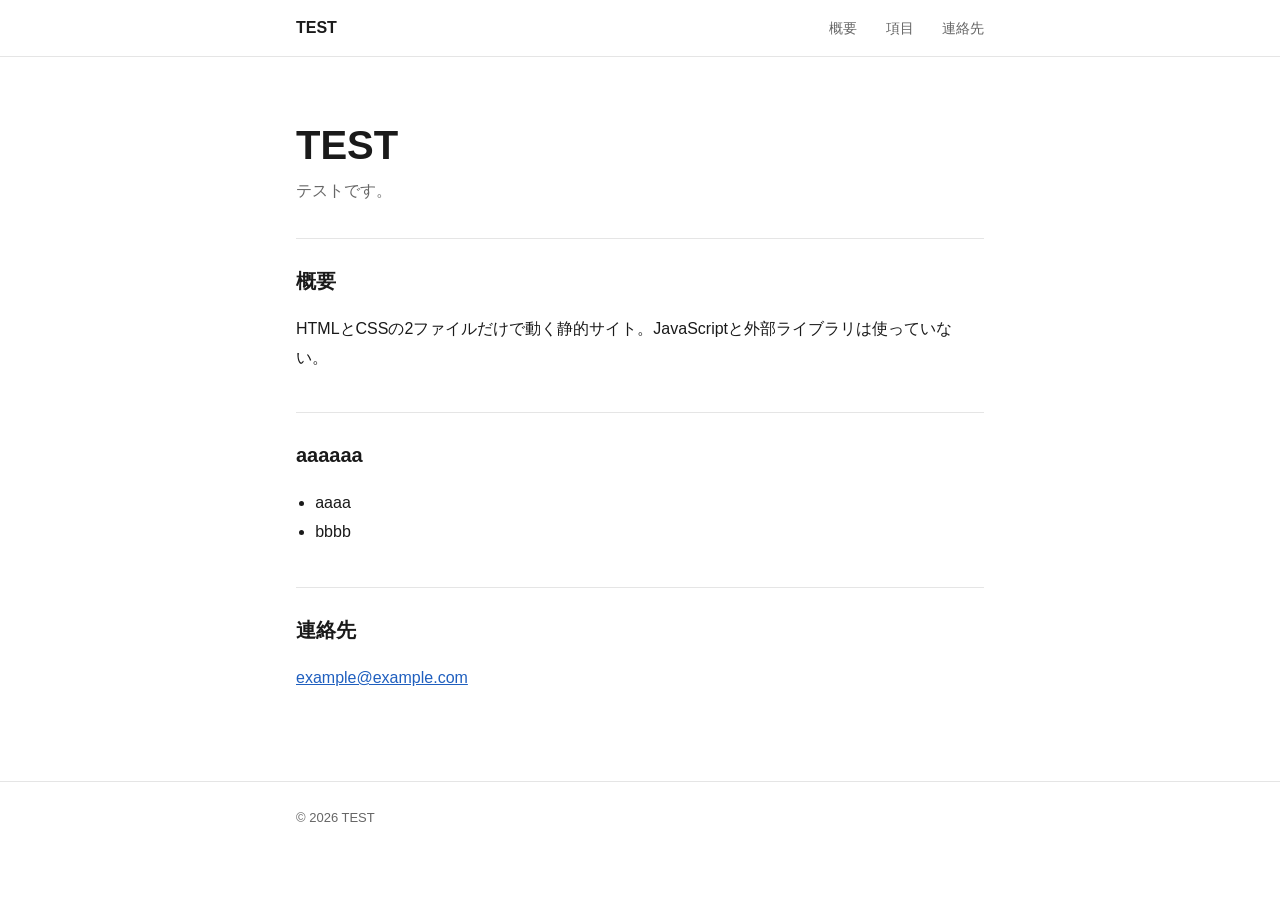
<file: index.html>
<!doctype html>
<html lang="ja">
<head>
  <meta charset="utf-8">
  <meta name="viewport" content="width=device-width, initial-scale=1">
  <title>TEST</title>
  <meta name="description" content="テスト用の軽量サイト">
  <link rel="stylesheet" href="style.css">
</head>
<body>
  <header class="site-header">
    <div class="wrap">
      <a class="logo" href="./">TEST</a>
      <nav>
        <a href="#about">概要</a>
        <a href="#items">項目</a>
        <a href="#contact">連絡先</a>
      </nav>
    </div>
  </header>

  <main class="wrap">
    <section class="hero">
      <h1>TEST</h1>
      <p>テストです。</p>
    </section>

    <section id="about">
      <h2>概要</h2>
      <p>HTMLとCSSの2ファイルだけで動く静的サイト。JavaScriptと外部ライブラリは使っていない。</p>
    </section>

    <section id="items">
      <h2>aaaaaa</h2>
      <ul>
        <li>aaaa</li>
        <li>bbbb</li>
      </ul>
    </section>

    <section id="contact">
      <h2>連絡先</h2>
      <p><a href="mailto:example@example.com">example@example.com</a></p>
    </section>
  </main>

  <footer class="site-footer">
    <div class="wrap">© 2026 TEST</div>
  </footer>
</body>
</html>
</file>
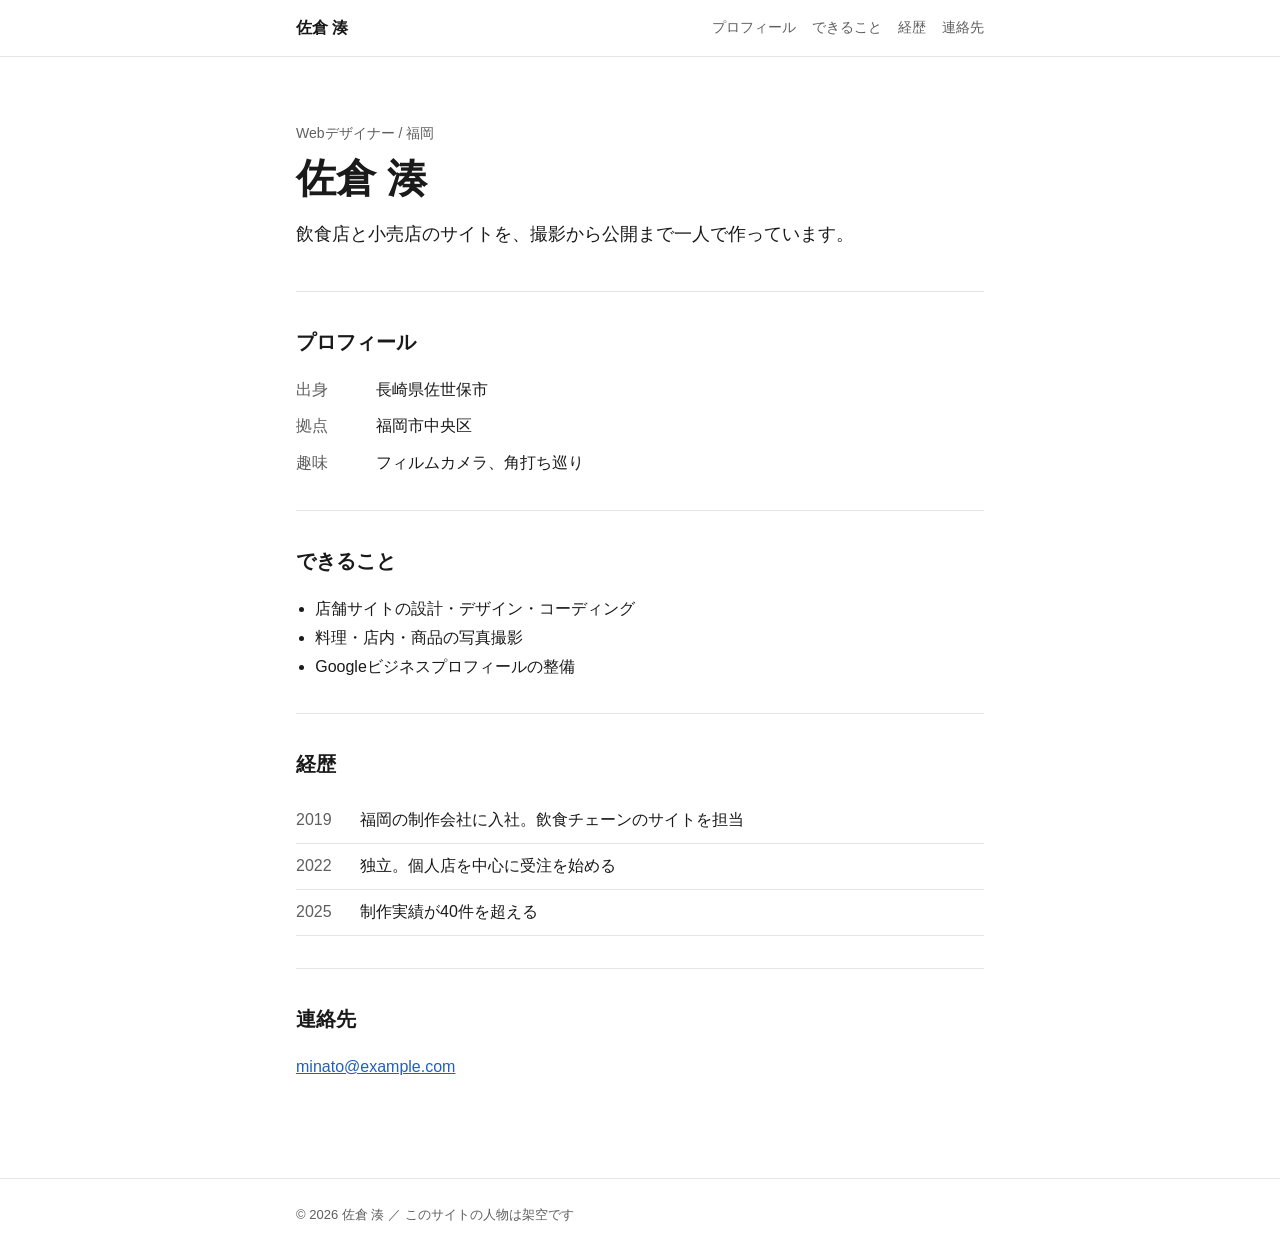
<file: profile/index.html>
<!doctype html>
<html lang="ja">
<head>
  <meta charset="utf-8">
  <meta name="viewport" content="width=device-width, initial-scale=1">
  <title>佐倉 湊 | Webデザイナー</title>
  <meta name="description" content="福岡のWebデザイナー 佐倉 湊の自己紹介">
  <link rel="stylesheet" href="style.css">
</head>
<body>
  <header class="site-header">
    <div class="wrap">
      <a class="logo" href="./">佐倉 湊</a>
      <nav>
        <a href="#profile">プロフィール</a>
        <a href="#skills">できること</a>
        <a href="#career">経歴</a>
        <a href="#contact">連絡先</a>
      </nav>
    </div>
  </header>

  <main class="wrap">
    <section class="hero">
      <p class="role">Webデザイナー / 福岡</p>
      <h1>佐倉 湊</h1>
      <p class="lead">飲食店と小売店のサイトを、撮影から公開まで一人で作っています。</p>
    </section>

    <section id="profile">
      <h2>プロフィール</h2>
      <dl>
        <dt>出身</dt><dd>長崎県佐世保市</dd>
        <dt>拠点</dt><dd>福岡市中央区</dd>
        <dt>趣味</dt><dd>フィルムカメラ、角打ち巡り</dd>
      </dl>
    </section>

    <section id="skills">
      <h2>できること</h2>
      <ul>
        <li>店舗サイトの設計・デザイン・コーディング</li>
        <li>料理・店内・商品の写真撮影</li>
        <li>Googleビジネスプロフィールの整備</li>
      </ul>
    </section>

    <section id="career">
      <h2>経歴</h2>
      <table>
        <tr><th>2019</th><td>福岡の制作会社に入社。飲食チェーンのサイトを担当</td></tr>
        <tr><th>2022</th><td>独立。個人店を中心に受注を始める</td></tr>
        <tr><th>2025</th><td>制作実績が40件を超える</td></tr>
      </table>
    </section>

    <section id="contact">
      <h2>連絡先</h2>
      <p><a href="mailto:minato@example.com">minato@example.com</a></p>
    </section>
  </main>

  <footer class="site-footer">
    <div class="wrap">© 2026 佐倉 湊 ／ このサイトの人物は架空です</div>
  </footer>
</body>
</html>
</file>
<file: style.css>
:root {
  --bg: #ffffff;
  --text: #1a1a1a;
  --muted: #666666;
  --line: #e5e5e5;
  --accent: #1f5fbf;
}

@media (prefers-color-scheme: dark) {
  :root {
    --bg: #121212;
    --text: #ececec;
    --muted: #a0a0a0;
    --line: #2a2a2a;
    --accent: #7aa7ff;
  }
}

* { box-sizing: border-box; }

body {
  margin: 0;
  background: var(--bg);
  color: var(--text);
  font-family: -apple-system, BlinkMacSystemFont, "Hiragino Sans", "Noto Sans JP", sans-serif;
  line-height: 1.8;
}

a { color: var(--accent); }

.wrap {
  max-width: 720px;
  margin: 0 auto;
  padding: 0 16px;
}

.site-header {
  border-bottom: 1px solid var(--line);
}

.site-header .wrap {
  display: flex;
  justify-content: space-between;
  align-items: center;
  height: 56px;
}

.logo {
  font-weight: 700;
  color: var(--text);
  text-decoration: none;
}

nav a {
  margin-left: 24px;
  color: var(--muted);
  text-decoration: none;
  font-size: 14px;
}

nav a:hover { color: var(--text); }

.hero {
  padding: 64px 0 32px;
}

.hero h1 {
  margin: 0 0 8px;
  font-size: 40px;
  line-height: 1.2;
}

.hero p {
  margin: 0;
  color: var(--muted);
}

section {
  padding: 24px 0;
  border-top: 1px solid var(--line);
}

.hero { border-top: none; }

h2 {
  margin: 0 0 8px;
  font-size: 20px;
}

ul { padding-left: 1.2em; }

.site-footer {
  margin-top: 48px;
  padding: 24px 0;
  border-top: 1px solid var(--line);
  color: var(--muted);
  font-size: 13px;
}

@media (max-width: 480px) {
  .hero { padding: 40px 0 24px; }
  .hero h1 { font-size: 32px; }
  nav a { margin-left: 16px; }
}
</file>
<file: profile/style.css>
:root {
  --bg: #ffffff;
  --text: #1a1a1a;
  --muted: #5f5f5f;
  --line: #e5e5e5;
  --accent: #1f5fbf;
}

@media (prefers-color-scheme: dark) {
  :root {
    --bg: #121212;
    --text: #ececec;
    --muted: #a0a0a0;
    --line: #2a2a2a;
    --accent: #7aa7ff;
  }
}

* { box-sizing: border-box; }

body {
  margin: 0;
  background: var(--bg);
  color: var(--text);
  font-family: -apple-system, BlinkMacSystemFont, "Hiragino Sans", "Noto Sans JP", sans-serif;
  line-height: 1.8;
}

a { color: var(--accent); }

.wrap {
  max-width: 720px;
  margin: 0 auto;
  padding: 0 16px;
}

.site-header { border-bottom: 1px solid var(--line); }

.site-header .wrap {
  display: flex;
  justify-content: space-between;
  align-items: center;
  flex-wrap: wrap;
  gap: 8px;
  min-height: 56px;
}

.logo {
  font-weight: 700;
  color: var(--text);
  text-decoration: none;
}

nav { display: flex; gap: 16px; }

nav a {
  color: var(--muted);
  text-decoration: none;
  font-size: 14px;
}

nav a:hover { color: var(--text); }

.hero { padding: 64px 0 40px; }

.role {
  margin: 0 0 8px;
  color: var(--muted);
  font-size: 14px;
}

.hero h1 {
  margin: 0 0 16px;
  font-size: 40px;
  line-height: 1.2;
}

.lead { margin: 0; font-size: 18px; }

section:not(.hero) {
  padding: 32px 0;
  border-top: 1px solid var(--line);
}

h2 { margin: 0 0 16px; font-size: 20px; }

dl {
  display: grid;
  grid-template-columns: 64px 1fr;
  gap: 8px 16px;
  margin: 0;
}

dt { color: var(--muted); }
dd { margin: 0; }

ul { margin: 0; padding-left: 1.2em; }

table { border-collapse: collapse; width: 100%; }

th, td {
  padding: 8px 0;
  border-bottom: 1px solid var(--line);
  text-align: left;
  vertical-align: top;
}

th {
  width: 64px;
  color: var(--muted);
  font-weight: 400;
}

.site-footer {
  margin-top: 48px;
  padding: 24px 0;
  border-top: 1px solid var(--line);
  color: var(--muted);
  font-size: 13px;
}

@media (max-width: 480px) {
  .site-header .wrap { padding-top: 8px; padding-bottom: 8px; }
  .hero { padding: 40px 0 32px; }
  .hero h1 { font-size: 32px; }
  .lead { font-size: 16px; }
}
</file>
